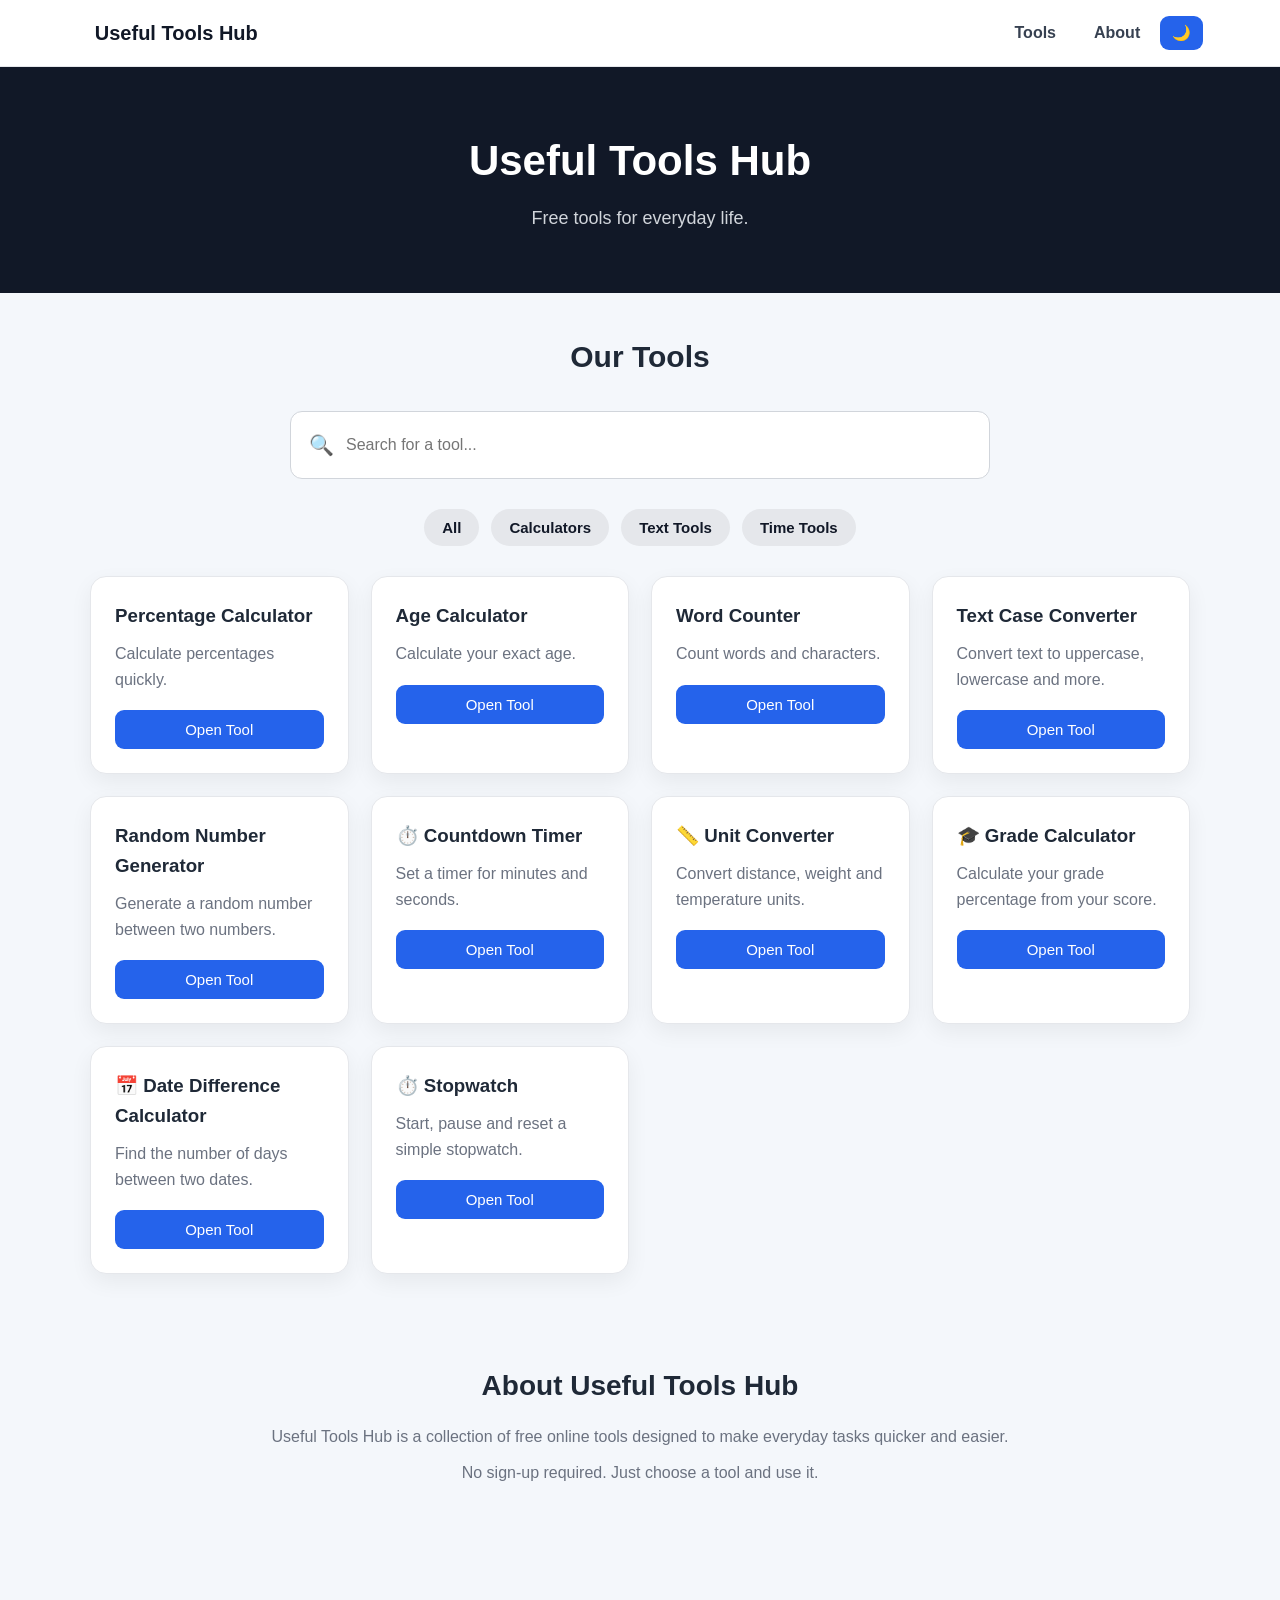
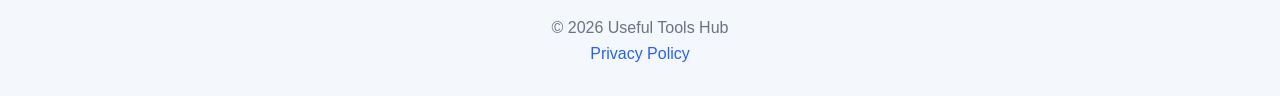
<file: index.html>
<!DOCTYPE html>
<html lang="en">
<head>
    <meta charset="UTF-8">
    <meta name="viewport" content="width=device-width, initial-scale=1.0">
    <title>Useful Tools Hub</title>
    <link rel="icon" type="image/svg+xml" href="favicon.svg">
    <link rel="stylesheet" href="style.css">
</head>

<body>
    <nav>
    <a class="nav-logo" href="index.html">Useful Tools Hub</a>

    <div class="nav-links">
        <a href="#tools">Tools</a>
        <a href="#about">About</a>
        <button onclick="toggleDarkMode()">🌙</button>
    </div>
</nav>

    <header>
        <h1>Useful Tools Hub</h1>
        <p>Free tools for everyday life.</p>
    </header>

    <main>
        <h2>Our Tools</h2>
        <div class="search-box">
    <span>🔍</span>
    <input
        type="text"
        id="toolSearch"
        placeholder="Search for a tool..."
        onkeyup="searchTools()"
    >
</div>
<div class="categories">
    <button onclick="filterTools('all')">All</button>
    <button onclick="filterTools('calculator')">Calculators</button>
    <button onclick="filterTools('text')">Text Tools</button>
    <button onclick="filterTools('time')">Time Tools</button>
</div>
        <div class="tools" id="tools">
            <div class="tool">
                <h3>Percentage Calculator</h3>
                <p>Calculate percentages quickly.</p>
                <a href="tools/percentage.html">
    <button>Open Tool</button>
</a>
            </div>

            <div class="tool">
                <h3>Age Calculator</h3>
                <p>Calculate your exact age.</p>
                <a href="tools/age.html">
    <button>Open Tool</button>
</a>
            </div>

            <div class="tool" data-category="text">
                <h3>Word Counter</h3>
                <p>Count words and characters.</p>
                <a href="tools/word-counter.html">
    <button>Open Tool</button>
</a>
 </div>
 <div class="tool" data-category="text">
    <h3>Text Case Converter</h3>
    <p>Convert text to uppercase, lowercase and more.</p>

    <a href="tools/case-converter.html">
        <button>Open Tool</button>
    </a>
</div>
<div class="tool" data-category="calculator">
    <h3>Random Number Generator</h3>
    <p>Generate a random number between two numbers.</p>

    <a href="tools/random-number.html">
        <button>Open Tool</button>
    </a>
</div>
<div class="tool" data-category="time">
    <h3>⏱️ Countdown Timer</h3>
    <p>Set a timer for minutes and seconds.</p>

    <a href="tools/countdown.html">
        <button>Open Tool</button>
    </a>
</div>
<div class="tool" data-category="calculator">
    <h3>📏 Unit Converter</h3>
    <p>Convert distance, weight and temperature units.</p>

    <a href="tools/unit-converter.html">
        <button>Open Tool</button>
    </a>
</div>
<div class="tool" data-category="calculator">
    <h3>🎓 Grade Calculator</h3>
    <p>Calculate your grade percentage from your score.</p>

    <a href="tools/grade-calculator.html">
        <button>Open Tool</button>
    </a>
</div>
<div class="tool" data-category="time">
    <h3>📅 Date Difference Calculator</h3>
    <p>Find the number of days between two dates.</p>

    <a href="tools/date-calculator.html">
        <button>Open Tool</button>
    </a>
</div>
<div class="tool" data-category="time">
    <h3>⏱️ Stopwatch</h3>
    <p>Start, pause and reset a simple stopwatch.</p>

    <a href="tools/stopwatch.html">
        <button>Open Tool</button>
    </a>
</div>
</div>
    </main>
<section id="about" class="about">
    <h2>About Useful Tools Hub</h2>

    <p>
        Useful Tools Hub is a collection of free online tools
        designed to make everyday tasks quicker and easier.
    </p>

    <p>
        No sign-up required. Just choose a tool and use it.
    </p>
</section>
    <footer>
        <p>© 2026 Useful Tools Hub</p>
        <a href="privacy.html">Privacy Policy</a>
    </footer>

    <script src="script.js"></script>
</body>
</html>
</file>
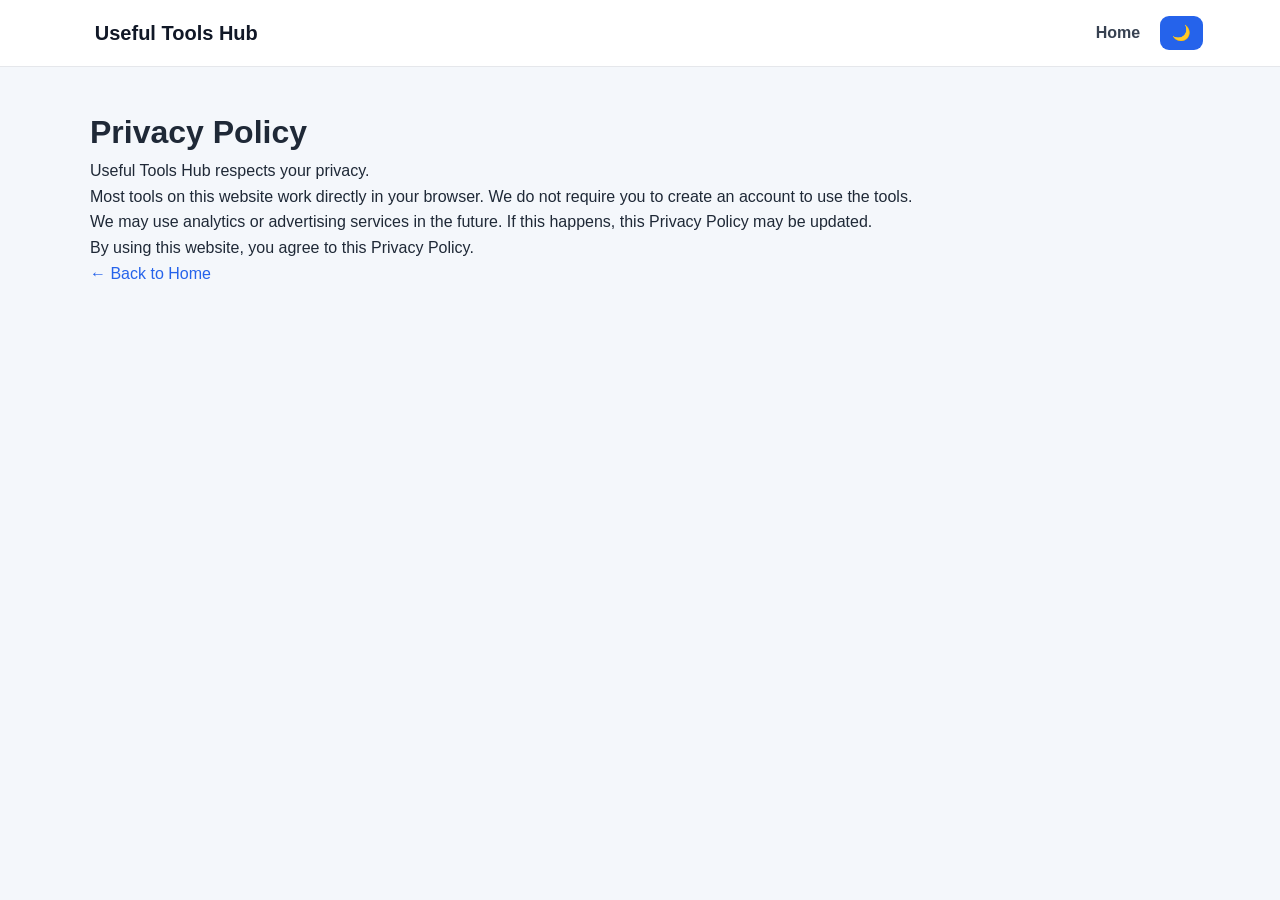
<file: privacy.html>
<!DOCTYPE html>
<html lang="en">
<head>
    <meta charset="UTF-8">
    <meta name="viewport" content="width=device-width, initial-scale=1.0">
    <title>Privacy Policy - Useful Tools Hub</title>
    <link rel="stylesheet" href="style.css">
</head>

<body>

    <nav>
        <a class="nav-logo" href="index.html">Useful Tools Hub</a>

        <div class="nav-links">
            <a href="index.html">Home</a>
            <button onclick="toggleDarkMode()">🌙</button>
        </div>
    </nav>

    <main class="privacy-page">
        <h1>Privacy Policy</h1>

        <p>
            Useful Tools Hub respects your privacy.
        </p>

        <p>
            Most tools on this website work directly in your browser.
            We do not require you to create an account to use the tools.
        </p>

        <p>
            We may use analytics or advertising services in the future.
            If this happens, this Privacy Policy may be updated.
        </p>

        <p>
            By using this website, you agree to this Privacy Policy.
        </p>

        <a href="index.html">← Back to Home</a>
    </main>

    <script src="script.js"></script>

</body>
</html>
</file>
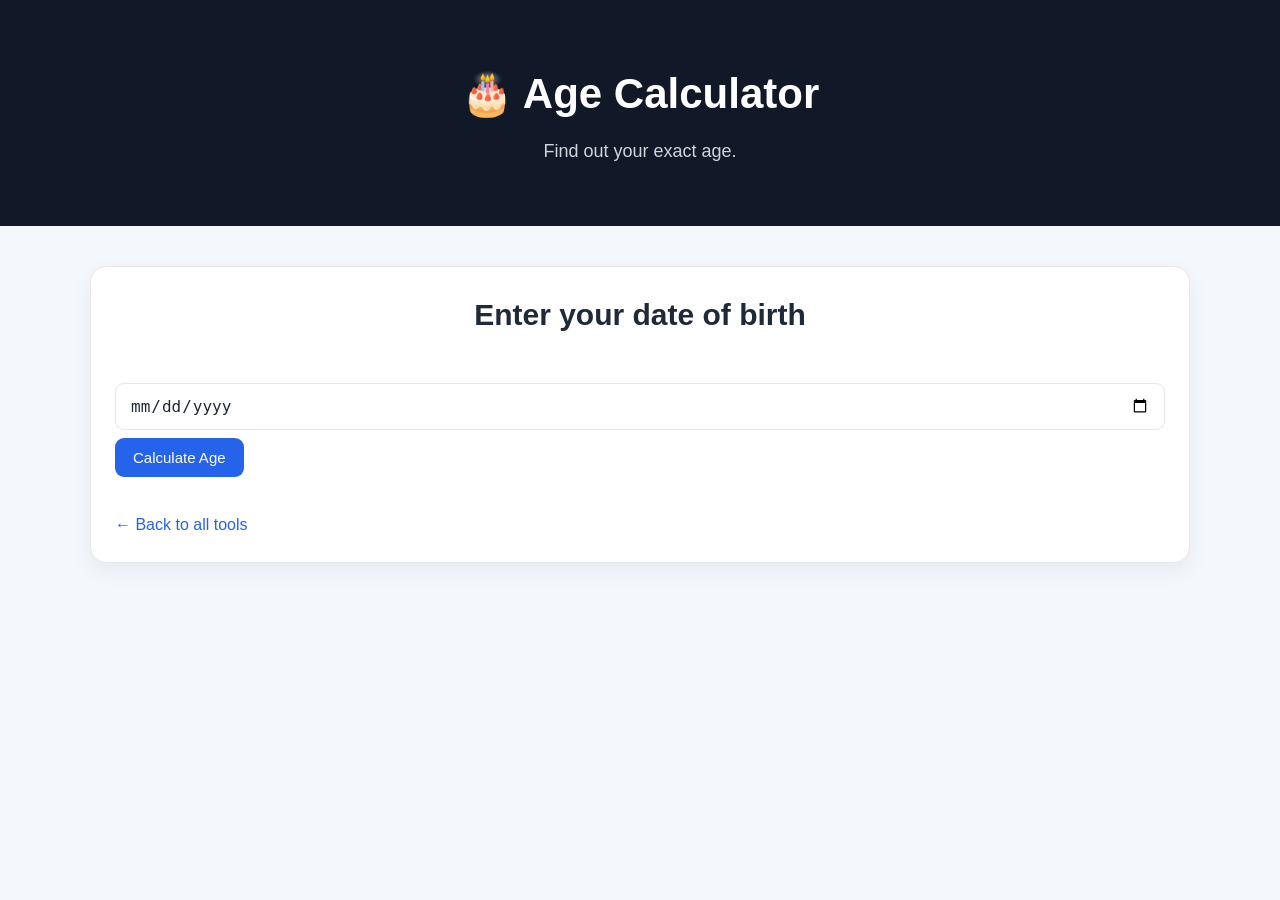
<file: tools/age.html>
<!DOCTYPE html>
<html lang="en">
<head>
    <meta charset="UTF-8">
    <meta name="viewport" content="width=device-width, initial-scale=1.0">
    <title>Age Calculator | Useful Tools Hub</title>
    <link rel="stylesheet" href="../style.css">
</head>

<body>

<header>
    <h1>🎂 Age Calculator</h1>
    <p>Find out your exact age.</p>
</header>

<main>
    <div class="tool">

        <h2>Enter your date of birth</h2>

        <br>

        <input type="date" id="birthdate">

        <button onclick="calculateAge()">
            Calculate Age
        </button>

        <h2 id="result"></h2>

        <br>

        <a href="../index.html">← Back to all tools</a>

    </div>
</main>

<script>
function calculateAge() {

    const birthInput =
        document.getElementById("birthdate").value;

    if (!birthInput) {
        document.getElementById("result").textContent =
            "Please enter your date of birth.";
        return;
    }

    const birthDate = new Date(birthInput + "T00:00:00");
    const today = new Date();

    if (birthDate > today) {
        document.getElementById("result").textContent =
            "Please enter a valid date of birth.";
        return;
    }

    let years =
        today.getFullYear() - birthDate.getFullYear();

    let months =
        today.getMonth() - birthDate.getMonth();

    let days =
        today.getDate() - birthDate.getDate();

    if (days < 0) {
        months--;

        const previousMonth =
            new Date(today.getFullYear(), today.getMonth(), 0);

        days += previousMonth.getDate();
    }

    if (months < 0) {
        years--;
        months += 12;
    }

    document.getElementById("result").textContent =
        `You are ${years} years, ${months} months and ${days} days old.`;
}
</script>

</body>
</html>
</file>
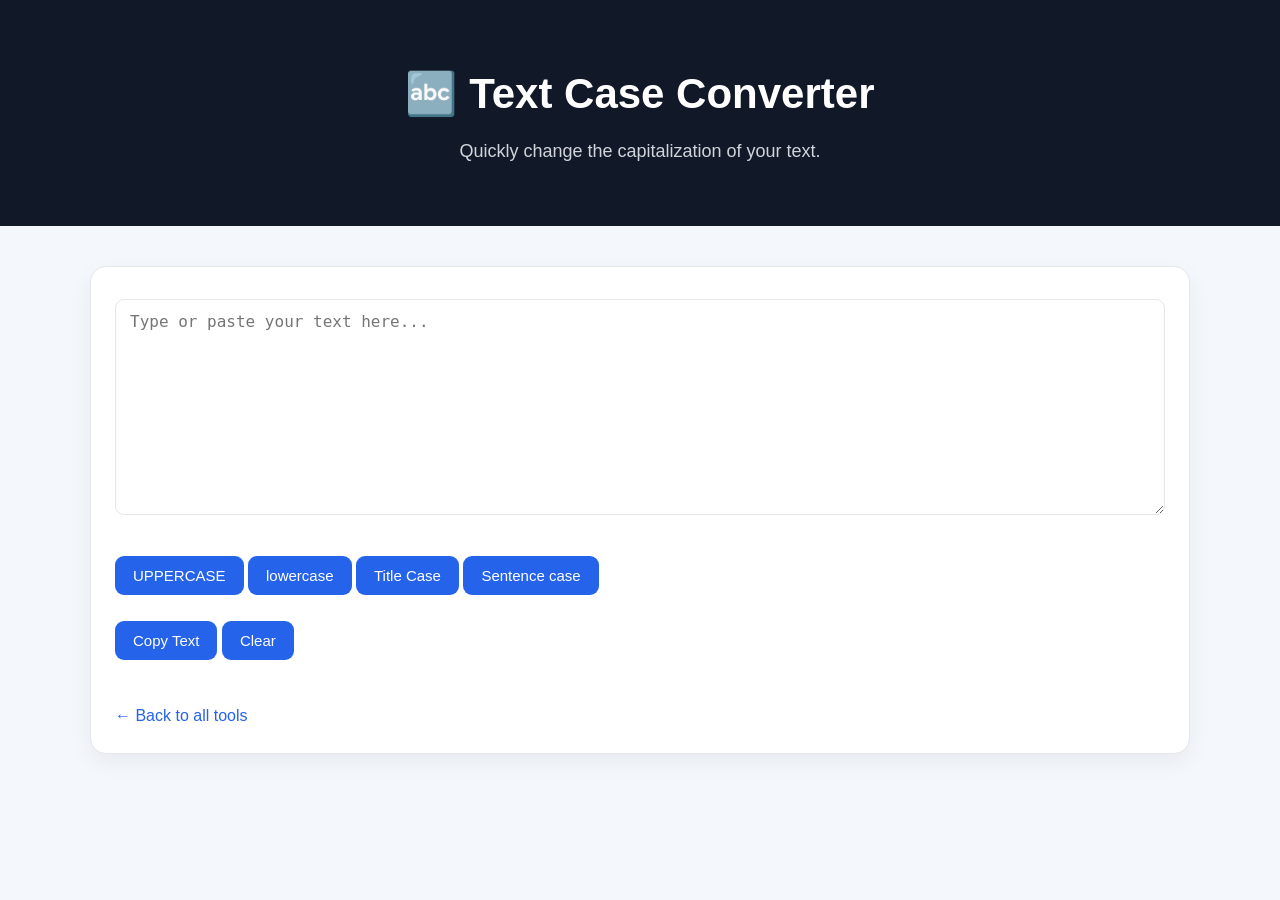
<file: tools/case-converter.html>
<!DOCTYPE html>
<html lang="en">
<head>
    <meta charset="UTF-8">
    <meta name="viewport" content="width=device-width, initial-scale=1.0">
    <title>Text Case Converter | Useful Tools Hub</title>
    <link rel="stylesheet" href="../style.css">
</head>

<body>

<header>
    <h1>🔤 Text Case Converter</h1>
    <p>Quickly change the capitalization of your text.</p>
</header>

<main>
    <div class="tool">

        <textarea
            id="text"
            rows="10"
            placeholder="Type or paste your text here..."
        ></textarea>

        <br><br>

        <button onclick="upperCase()">UPPERCASE</button>
        <button onclick="lowerCase()">lowercase</button>
        <button onclick="titleCase()">Title Case</button>
        <button onclick="sentenceCase()">Sentence case</button>

        <br><br>

        <button onclick="copyText()">Copy Text</button>
        <button onclick="clearText()">Clear</button>

        <br><br>

        <p id="message"></p>

        <a href="../index.html">← Back to all tools</a>

    </div>
</main>

<script>

function upperCase() {
    const box = document.getElementById("text");
    box.value = box.value.toUpperCase();
}

function lowerCase() {
    const box = document.getElementById("text");
    box.value = box.value.toLowerCase();
}

function titleCase() {
    const box = document.getElementById("text");

    box.value = box.value
        .toLowerCase()
        .replace(/\b\w/g, letter => letter.toUpperCase());
}

function sentenceCase() {
    const box = document.getElementById("text");
    const text = box.value.toLowerCase();

    box.value = text.replace(
        /(^\s*\w|[.!?]\s+\w)/g,
        letter => letter.toUpperCase()
    );
}

function clearText() {
    document.getElementById("text").value = "";
    document.getElementById("message").textContent = "";
}

function copyText() {
    const text = document.getElementById("text").value;

    navigator.clipboard.writeText(text);

    document.getElementById("message").textContent =
        "✓ Text copied!";
}

</script>

</body>
</html>
</file>
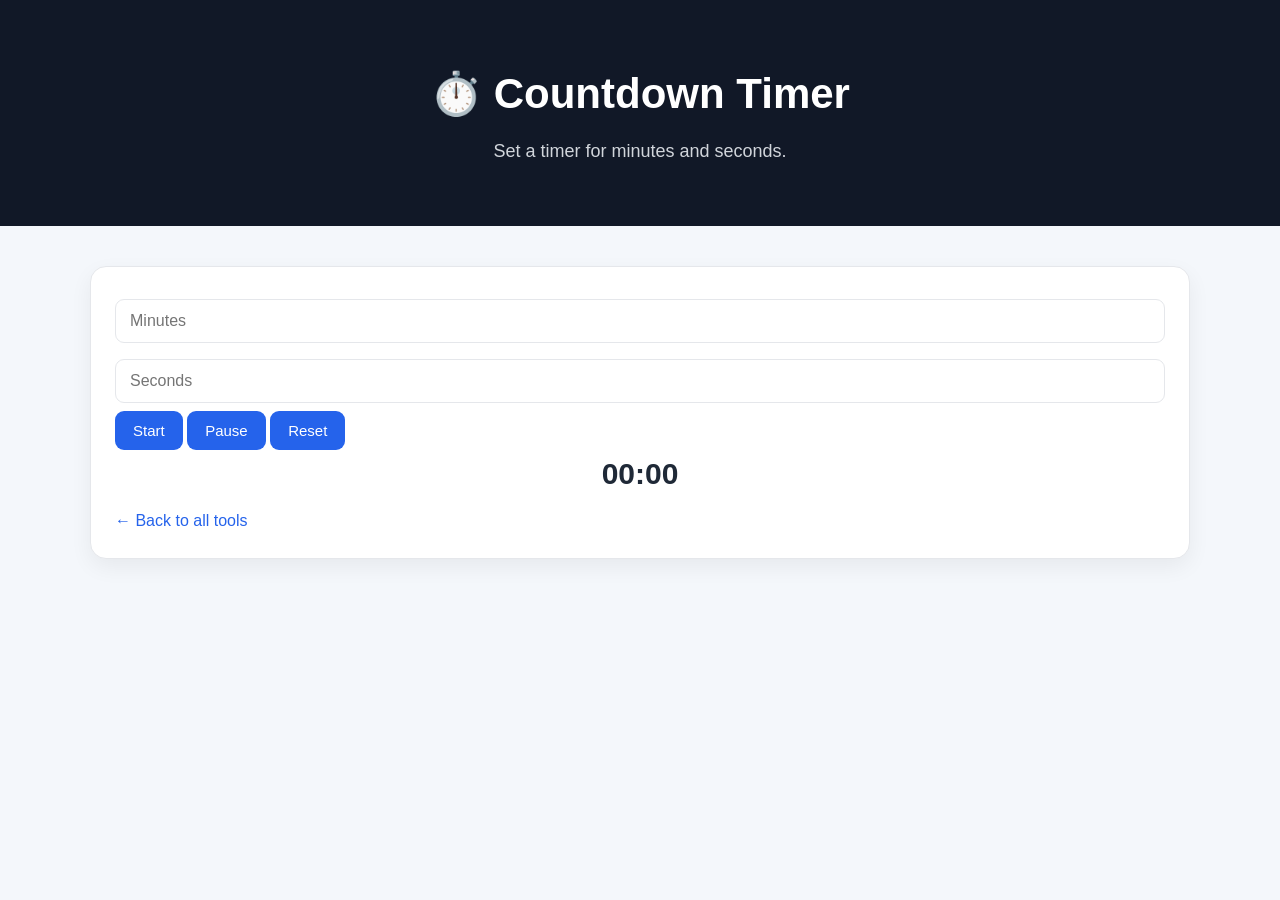
<file: tools/countdown.html>
<!DOCTYPE html>
<html lang="en">
<head>
    <meta charset="UTF-8">
    <meta name="viewport" content="width=device-width, initial-scale=1.0">
    <title>Countdown Timer | Useful Tools Hub</title>
    <link rel="stylesheet" href="../style.css">
</head>

<body>

<header>
    <h1>⏱️ Countdown Timer</h1>
    <p>Set a timer for minutes and seconds.</p>
</header>

<main>
    <div class="tool">

        <input id="minutes" type="number" min="0" placeholder="Minutes">

        <input id="seconds" type="number" min="0" max="59" placeholder="Seconds">

        <button onclick="startTimer()">Start</button>
        <button onclick="pauseTimer()">Pause</button>
        <button onclick="resetTimer()">Reset</button>

        <h2 id="display">00:00</h2>

        <a href="../index.html">← Back to all tools</a>

    </div>
</main>

<script>
let timer;
let timeLeft = 0;

function startTimer() {
    if (timeLeft <= 0) {
        const minutes = Number(document.getElementById("minutes").value) || 0;
        const seconds = Number(document.getElementById("seconds").value) || 0;

        timeLeft = (minutes * 60) + seconds;
    }

    if (timeLeft <= 0) {
        return;
    }

    clearInterval(timer);

    updateDisplay();

    timer = setInterval(function() {

        timeLeft--;

        updateDisplay();

        if (timeLeft <= 0) {
            clearInterval(timer);
            timeLeft = 0;
            updateDisplay();
        }
    }, 1000);
}

function pauseTimer() {
    clearInterval(timer);
}

function resetTimer() {
    clearInterval(timer);
    timeLeft = 0;

    document.getElementById("minutes").value = "";
    document.getElementById("seconds").value = "";

    updateDisplay();
}

function updateDisplay() {
    const minutes = Math.floor(timeLeft / 60);
    const seconds = timeLeft % 60;

    document.getElementById("display").textContent =
        String(minutes).padStart(2, "0") +
        ":" +
        String(seconds).padStart(2, "0");
}
</script>

</body>
</html>
</file>
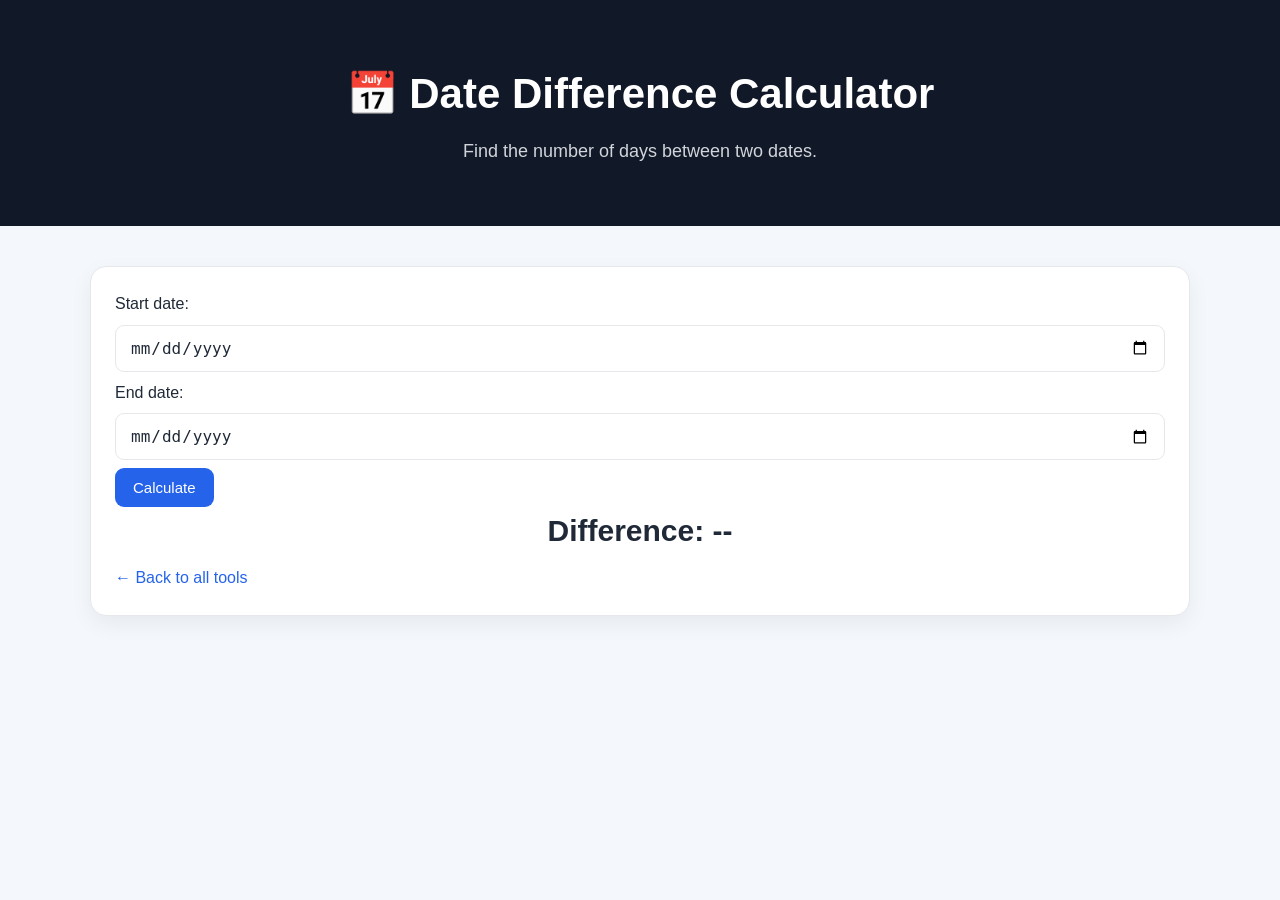
<file: tools/date-calculator.html>
<!DOCTYPE html>
<html lang="en">

<head>
    <meta charset="UTF-8">
    <meta name="viewport" content="width=device-width, initial-scale=1.0">
    <title>Date Calculator | Useful Tools Hub</title>
    <link rel="stylesheet" href="../style.css">
</head>

<body>

<header>
    <h1>📅 Date Difference Calculator</h1>
    <p>Find the number of days between two dates.</p>
</header>

<main>
    <div class="tool">

        <label for="startDate">Start date:</label>
        <input type="date" id="startDate">

        <label for="endDate">End date:</label>
        <input type="date" id="endDate">

        <button onclick="calculateDays()">Calculate</button>

        <h2 id="result">Difference: --</h2>

        <a href="../index.html">← Back to all tools</a>

    </div>
</main>

<script>

function calculateDays() {
    const startInput = document.getElementById("startDate").value;
    const endInput = document.getElementById("endDate").value;

    if (!startInput || !endInput) {
        document.getElementById("result").textContent =
            "Please choose both dates.";
        return;
    }

    const start = new Date(startInput + "T00:00:00");
    const end = new Date(endInput + "T00:00:00");

    const difference = Math.abs(end - start);

    const days = Math.round(
        difference / (1000 * 60 * 60 * 24)
    );

    document.getElementById("result").textContent =
        "Difference: " + days + " days";
}

</script>

</body>
</html>
</file>
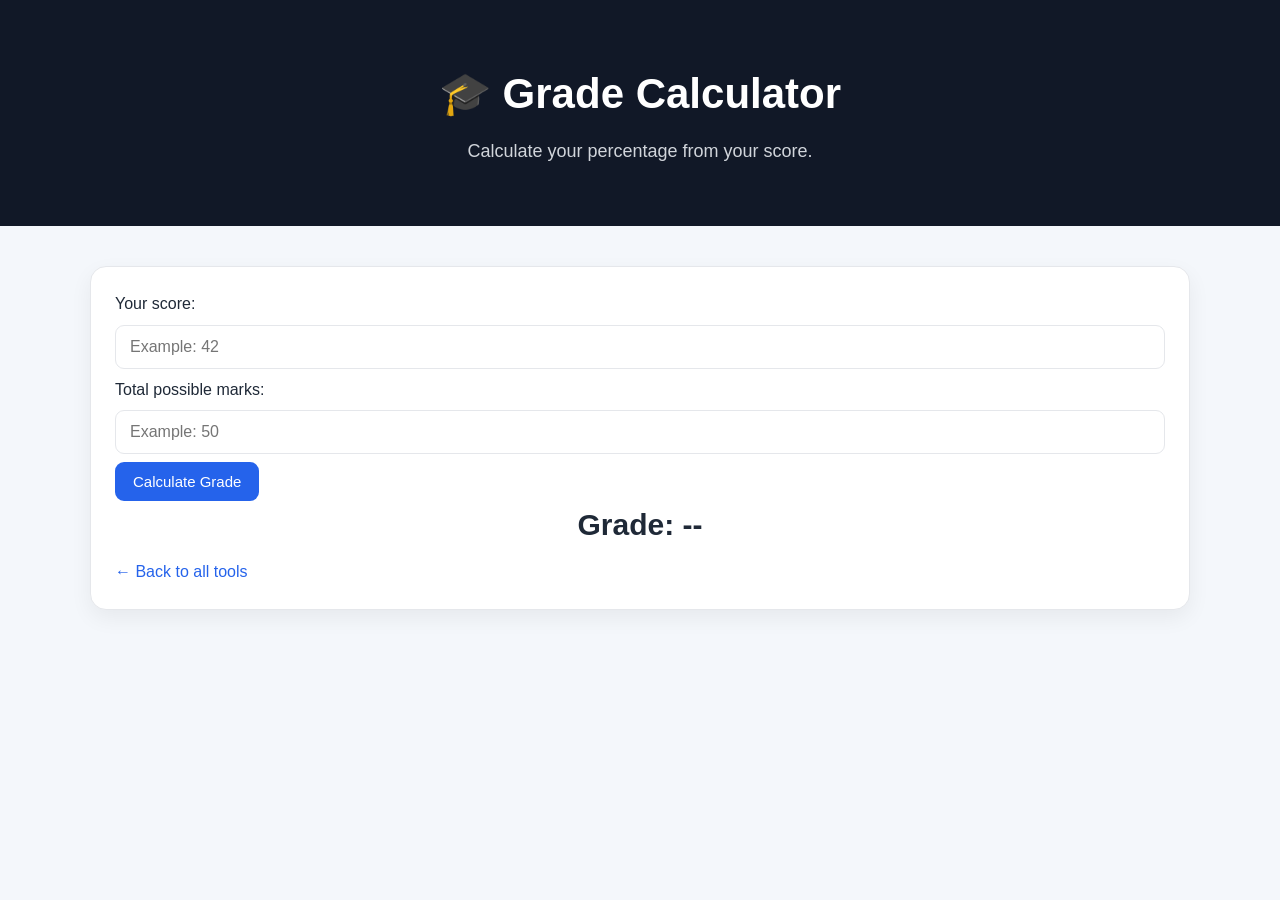
<file: tools/grade-calculator.html>
<!DOCTYPE html>
<html lang="en">

<head>
    <meta charset="UTF-8">
    <meta name="viewport" content="width=device-width, initial-scale=1.0">
    <title>Grade Calculator | Useful Tools Hub</title>
    <link rel="stylesheet" href="../style.css">
</head>

<body>

<header>
    <h1>🎓 Grade Calculator</h1>
    <p>Calculate your percentage from your score.</p>
</header>

<main>
    <div class="tool">

        <label for="score">Your score:</label>
        <input
            type="number"
            id="score"
            placeholder="Example: 42"
        >

        <label for="total">Total possible marks:</label>
        <input
            type="number"
            id="total"
            placeholder="Example: 50"
        >

        <button onclick="calculateGrade()">Calculate Grade</button>

        <h2 id="result">Grade: --</h2>

        <a href="../index.html">← Back to all tools</a>

    </div>
</main>

<script>

function calculateGrade() {

    const score = Number(document.getElementById("score").value);
    const total = Number(document.getElementById("total").value);

    if (total <= 0) {
        document.getElementById("result").textContent =
            "Please enter a valid total.";
        return;
    }

    const percentage = (score / total) * 100;

    document.getElementById("result").textContent =
        "Grade: " + percentage.toFixed(1) + "%";
}

</script>

</body>
</html>
</file>
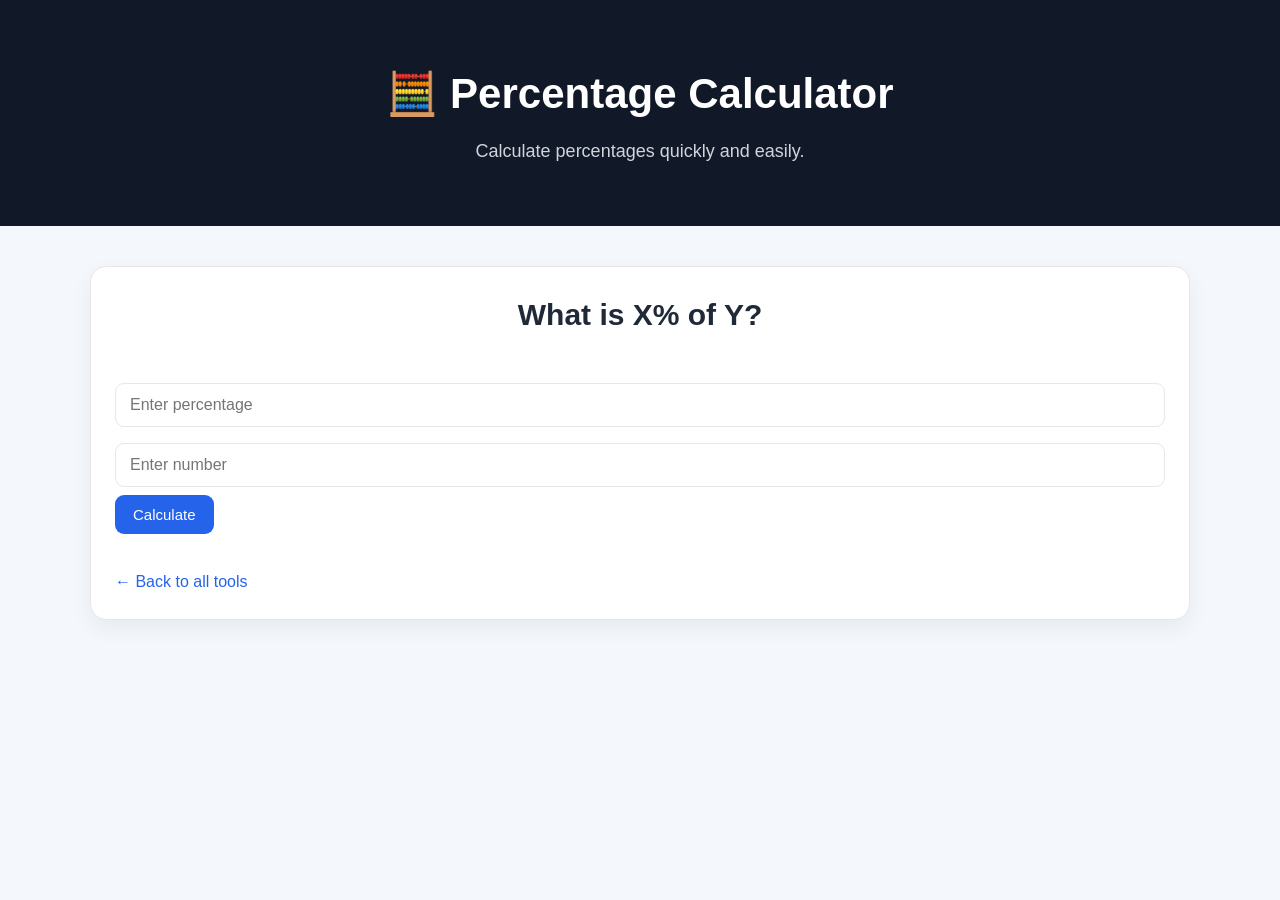
<file: tools/percentage.html>
<!DOCTYPE html>
<html lang="en">
<head>
    <meta charset="UTF-8">
    <meta name="viewport" content="width=device-width, initial-scale=1.0">
    <title>Percentage Calculator | Useful Tools Hub</title>
    <link rel="stylesheet" href="../style.css">
</head>

<body>

<header>
    <h1>🧮 Percentage Calculator</h1>
    <p>Calculate percentages quickly and easily.</p>
</header>

<main>
    <div class="tool">
        <h2>What is X% of Y?</h2>

        <br>

        <input
            id="percentage"
            type="number"
            placeholder="Enter percentage"
        >

        <input
            id="number"
            type="number"
            placeholder="Enter number"
        >

        <button onclick="calculatePercentage()">
            Calculate
        </button>

        <h2 id="result"></h2>

        <br>

        <a href="../index.html">← Back to all tools</a>
    </div>
</main>

<script>
function calculatePercentage() {
    const percentage =
        Number(document.getElementById("percentage").value);

    const number =
        Number(document.getElementById("number").value);

    const answer = (percentage / 100) * number;

    document.getElementById("result").textContent =
        "Answer: " + answer;
}
</script>

</body>
</html>
</file>
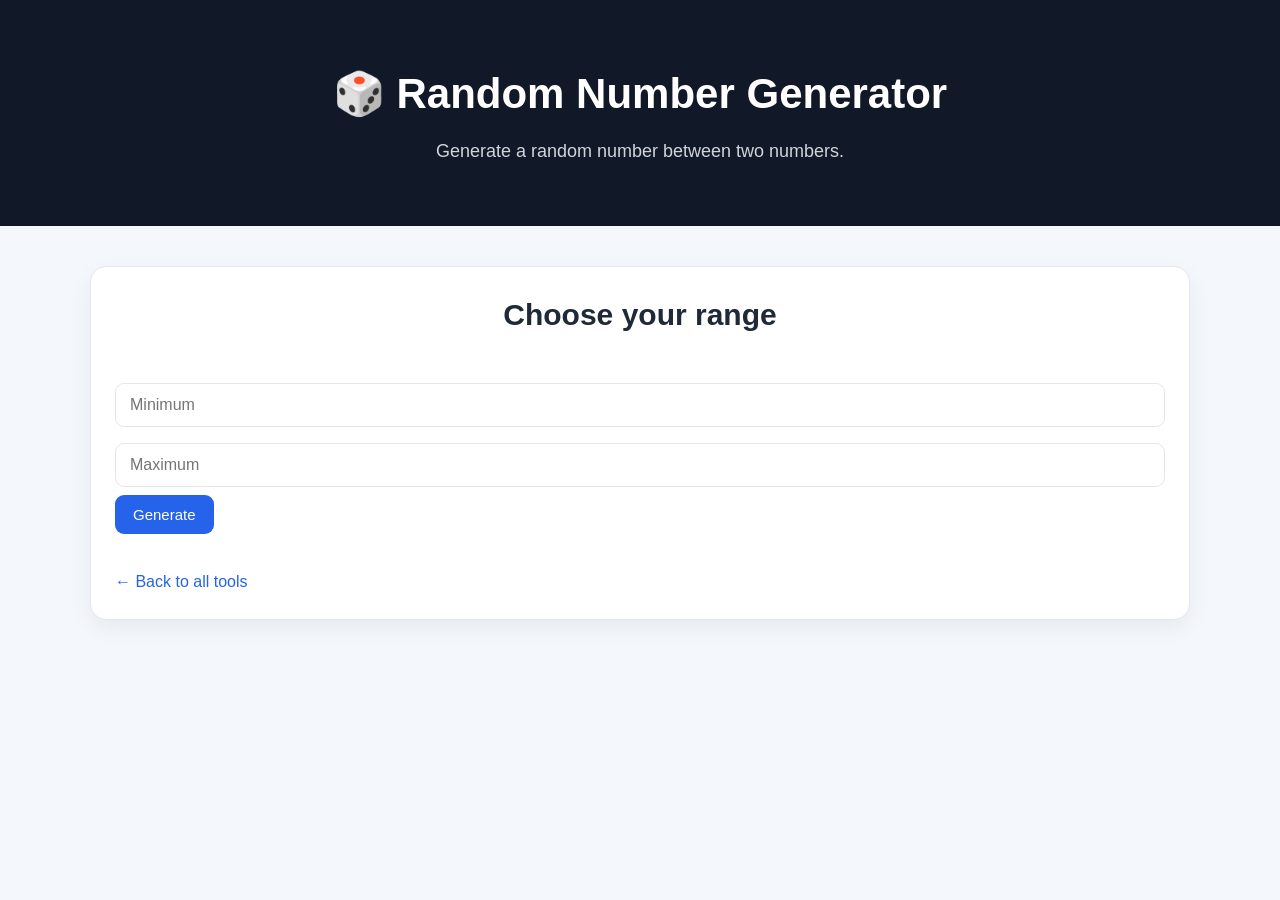
<file: tools/random-number.html>
<!DOCTYPE html>
<html lang="en">
<head>
    <meta charset="UTF-8">
    <meta name="viewport" content="width=device-width, initial-scale=1.0">
    <title>Random Number Generator | Useful Tools Hub</title>
    <link rel="stylesheet" href="../style.css">
</head>

<body>

<header>
    <h1>🎲 Random Number Generator</h1>
    <p>Generate a random number between two numbers.</p>
</header>

<main>
    <div class="tool">

        <h2>Choose your range</h2>

        <br>

        <input id="minimum" type="number" placeholder="Minimum">

        <input id="maximum" type="number" placeholder="Maximum">

        <button onclick="generateNumber()">Generate</button>

        <h2 id="result"></h2>

        <br>

        <a href="../index.html">← Back to all tools</a>

    </div>
</main>

<script>
function generateNumber() {

    const min = Math.ceil(
        Number(document.getElementById("minimum").value)
    );

    const max = Math.floor(
        Number(document.getElementById("maximum").value)
    );

    if (min > max) {
        document.getElementById("result").textContent =
            "Minimum must be smaller than maximum.";
        return;
    }

    const randomNumber =
        Math.floor(Math.random() * (max - min + 1)) + min;

    document.getElementById("result").textContent =
        "Random Number: " + randomNumber;
}
</script>

</body>
</html>
</file>
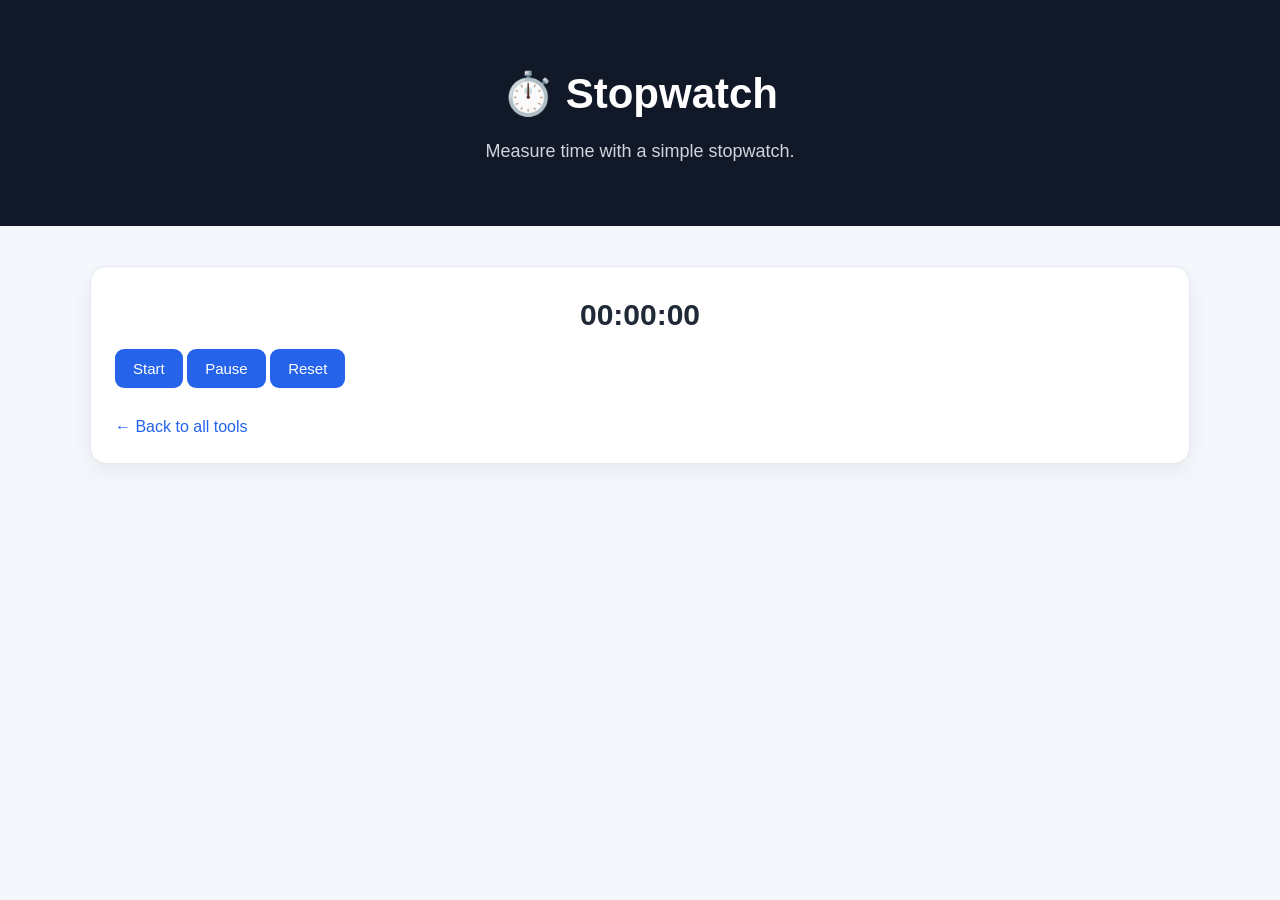
<file: tools/stopwatch.html>
<!DOCTYPE html>
<html lang="en">

<head>
    <meta charset="UTF-8">
    <meta name="viewport" content="width=device-width, initial-scale=1.0">
    <title>Stopwatch | Useful Tools Hub</title>
    <link rel="stylesheet" href="../style.css">
</head>

<body>

<header>
    <h1>⏱️ Stopwatch</h1>
    <p>Measure time with a simple stopwatch.</p>
</header>

<main>
    <div class="tool">

        <h2 id="display">00:00:00</h2>

        <button onclick="startStopwatch()">Start</button>
        <button onclick="pauseStopwatch()">Pause</button>
        <button onclick="resetStopwatch()">Reset</button>

        <br><br>

        <a href="../index.html">← Back to all tools</a>

    </div>
</main>

<script>

let seconds = 0;
let stopwatch = null;

function startStopwatch() {

    if (stopwatch !== null) {
        return;
    }

    stopwatch = setInterval(function() {
        seconds++;
        updateDisplay();
    }, 1000);
}

function pauseStopwatch() {
    clearInterval(stopwatch);
    stopwatch = null;
}

function resetStopwatch() {
    clearInterval(stopwatch);
    stopwatch = null;
    seconds = 0;
    updateDisplay();
}

function updateDisplay() {

    const hours = Math.floor(seconds / 3600);
    const minutes = Math.floor((seconds % 3600) / 60);
    const secs = seconds % 60;

    document.getElementById("display").textContent =
        String(hours).padStart(2, "0") + ":" +
        String(minutes).padStart(2, "0") + ":" +
        String(secs).padStart(2, "0");
}

</script>

</body>
</html>
</file>
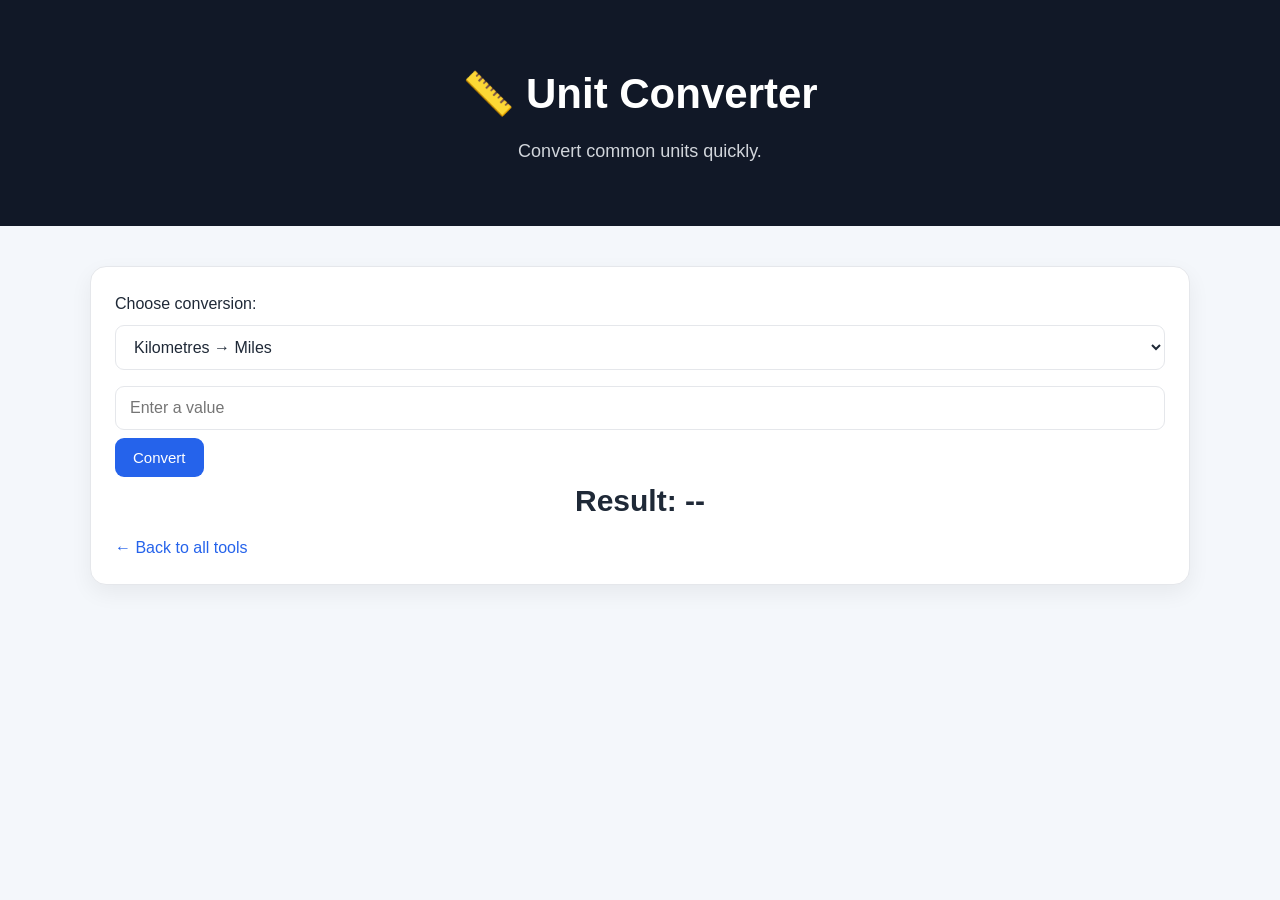
<file: tools/unit-converter.html>
<!DOCTYPE html>
<html lang="en">

<head>
    <meta charset="UTF-8">
    <meta name="viewport" content="width=device-width, initial-scale=1.0">
    <title>Unit Converter | Useful Tools Hub</title>
    <link rel="stylesheet" href="../style.css">
</head>

<body>

<header>
    <h1>📏 Unit Converter</h1>
    <p>Convert common units quickly.</p>
</header>

<main>
    <div class="tool">

        <label for="conversion">Choose conversion:</label>

        <select id="conversion">
            <option value="km-miles">Kilometres → Miles</option>
            <option value="miles-km">Miles → Kilometres</option>
            <option value="kg-lb">Kilograms → Pounds</option>
            <option value="lb-kg">Pounds → Kilograms</option>
            <option value="c-f">Celsius → Fahrenheit</option>
            <option value="f-c">Fahrenheit → Celsius</option>
        </select>

        <input
            type="number"
            id="value"
            placeholder="Enter a value"
        >

        <button onclick="convertUnit()">Convert</button>

        <h2 id="result">Result: --</h2>

        <a href="../index.html">← Back to all tools</a>

    </div>
</main>

<script>
function convertUnit() {
    const conversion = document.getElementById("conversion").value;
    const input = document.getElementById("value").value;

    if (input === "") {
        document.getElementById("result").textContent =
            "Please enter a value.";
        return;
    }

    const value = Number(input);
    let result;

    if (conversion === "km-miles") {
        result = value * 0.621371;
    } else if (conversion === "miles-km") {
        result = value * 1.60934;
    } else if (conversion === "kg-lb") {
        result = value * 2.20462;
    } else if (conversion === "lb-kg") {
        result = value / 2.20462;
    } else if (conversion === "c-f") {
        result = (value * 9 / 5) + 32;
    } else if (conversion === "f-c") {
        result = (value - 32) * 5 / 9;
    }

    document.getElementById("result").textContent =
        "Result: " + result.toFixed(2);
}
</script>

</body>
</html>
</file>
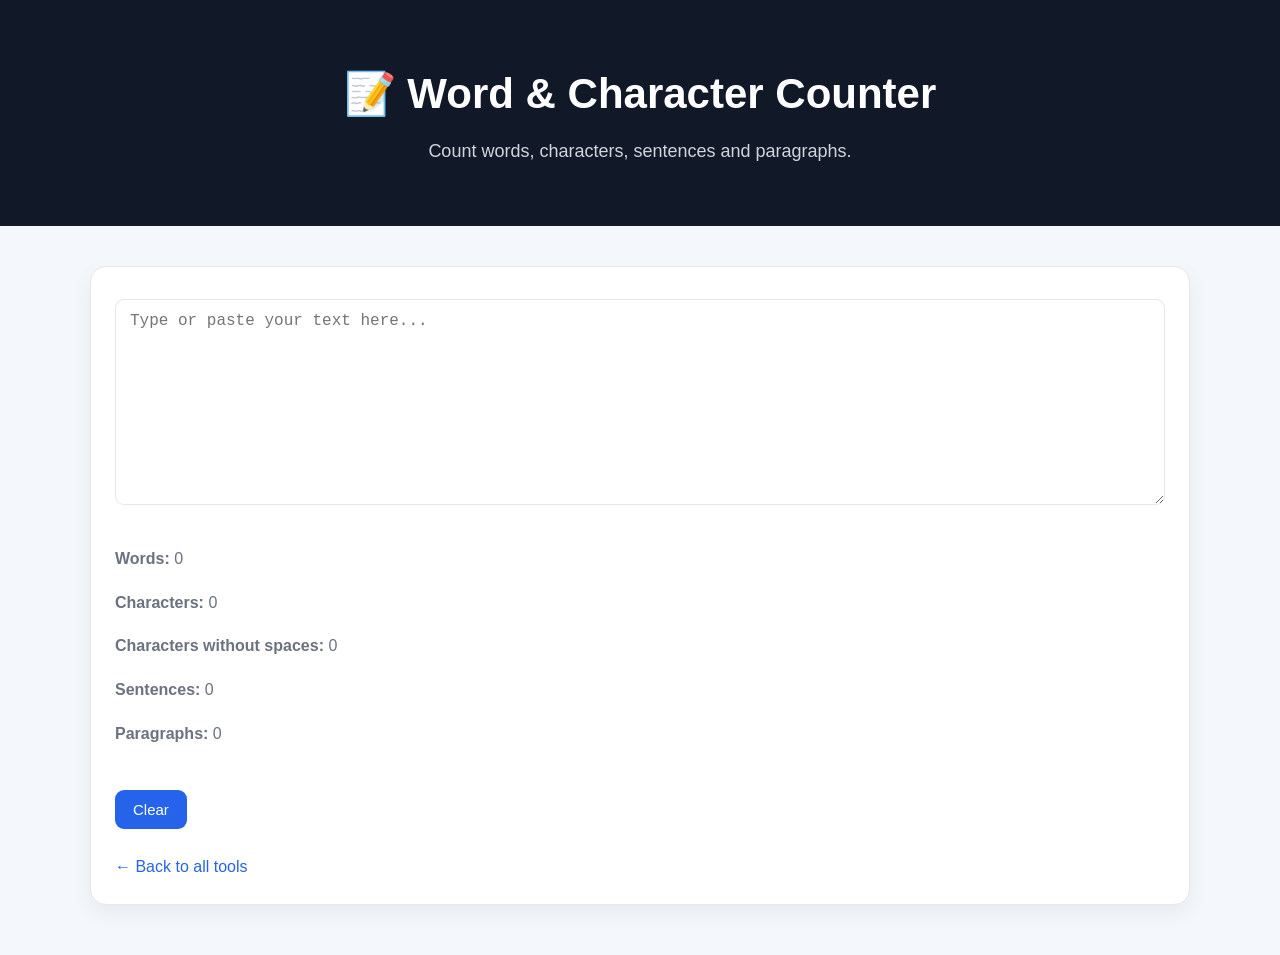
<file: tools/word-counter.html>
<!DOCTYPE html>
<html lang="en">
<head>
    <meta charset="UTF-8">
    <meta name="viewport" content="width=device-width, initial-scale=1.0">
    <title>Word Counter | Useful Tools Hub</title>
    <link rel="stylesheet" href="../style.css">
</head>

<body>

<header>
    <h1>📝 Word & Character Counter</h1>
    <p>Count words, characters, sentences and paragraphs.</p>
</header>

<main>
    <div class="tool">

        <textarea
            id="text"
            rows="10"
            placeholder="Type or paste your text here..."
            oninput="countText()"
        ></textarea>

        <br><br>

        <p><strong>Words:</strong> <span id="words">0</span></p>
        <p><strong>Characters:</strong> <span id="characters">0</span></p>
        <p><strong>Characters without spaces:</strong> <span id="charactersNoSpaces">0</span></p>
        <p><strong>Sentences:</strong> <span id="sentences">0</span></p>
        <p><strong>Paragraphs:</strong> <span id="paragraphs">0</span></p>

        <br>

        <button onclick="clearText()">Clear</button>

        <br><br>

        <a href="../index.html">← Back to all tools</a>

    </div>
</main>

<script>
function countText() {
    const text = document.getElementById("text").value;

    const trimmedText = text.trim();

    const words = trimmedText
        ? trimmedText.split(/\s+/).length
        : 0;

    const characters = text.length;

    const charactersNoSpaces =
        text.replace(/\s/g, "").length;

    const sentences = trimmedText
        ? (trimmedText.match(/[.!?]+(?=\s|$)/g) || []).length
        : 0;

    const paragraphs = trimmedText
        ? trimmedText.split(/\n\s*\n/).filter(p => p.trim()).length
        : 0;

    document.getElementById("words").textContent = words;
    document.getElementById("characters").textContent = characters;
    document.getElementById("charactersNoSpaces").textContent = charactersNoSpaces;
    document.getElementById("sentences").textContent = sentences;
    document.getElementById("paragraphs").textContent = paragraphs;
}

function clearText() {
    document.getElementById("text").value = "";
    countText();
}
</script>

</body>
</html>
</file>
<file: style.css>
* {
    box-sizing: border-box;
    margin: 0;
    padding: 0;
}

:root {
    --bg: #f4f7fb;
    --card: #ffffff;
    --text: #1f2937;
    --muted: #6b7280;
    --primary: #2563eb;
    --primary-dark: #1d4ed8;
    --border: #e5e7eb;
    --header: #111827;
}

body {
    font-family: Arial, Helvetica, sans-serif;
    background: var(--bg);
    color: var(--text);
    line-height: 1.6;
}

header {
    background: var(--header);
    color: white;
    text-align: center;
    padding: 60px 20px;
}

header h1 {
    font-size: 42px;
    margin-bottom: 10px;
}

header p {
    font-size: 18px;
    color: #d1d5db;
}

main {
    width: 90%;
    max-width: 1100px;
    margin: 40px auto;
}

main h2 {
    text-align: center;
    margin-bottom: 30px;
    font-size: 30px;
}

.tools {
    display: grid;
    grid-template-columns: repeat(auto-fit, minmax(240px, 1fr));
    gap: 22px;
}

.tool {
    background: var(--card);
    border: 1px solid var(--border);
    border-radius: 16px;
    padding: 24px;
    box-shadow: 0 8px 22px rgba(0, 0, 0, 0.06);
    transition: transform 0.2s ease, box-shadow 0.2s ease;
}

.tool:hover {
    transform: translateY(-4px);
    box-shadow: 0 12px 30px rgba(0, 0, 0, 0.1);
}

.tool h2,
.tool h3 {
    margin-bottom: 10px;
}

.tool p {
    color: var(--muted);
    margin-bottom: 18px;
}

button {
    border: none;
    background: var(--primary);
    color: white;
    padding: 11px 18px;
    border-radius: 9px;
    cursor: pointer;
    font-size: 15px;
    transition: background 0.2s ease, transform 0.1s ease;
}

button:hover {
    background: var(--primary-dark);
}

button:active {
    transform: scale(0.98);
}

input,
textarea,
select {
    width: 100%;
    padding: 12px 14px;
    margin: 8px 0;
    border: 1px solid var(--border);
    border-radius: 9px;
    font-size: 16px;
    background: white;
    color: var(--text);
}

textarea {
    resize: vertical;
}

input:focus,
textarea:focus,
select:focus {
    outline: 2px solid #93c5fd;
    border-color: var(--primary);
}

a {
    color: var(--primary);
    text-decoration: none;
}

a:hover {
    text-decoration: underline;
}

.tool a button {
    width: 100%;
}

footer {
    text-align: center;
    padding: 30px 20px;
    margin-top: 50px;
    color: var(--muted);
}

@media (max-width: 600px) {
    header {
        padding: 40px 15px;
    }

    header h1 {
        font-size: 32px;
    }

    header p {
        font-size: 16px;
    }

    main {
        width: 94%;
        margin: 25px auto;
    }

    .tool {
        padding: 20px;
    }

    button {
        width: 100%;
        margin-top: 6px;
    }
}
.dark-mode {
    background: #111827;
    color: white;
}

.dark-mode .tool {
    background: #1f2937;
    color: white;
    border-color: #374151;
}

.dark-mode .tool p {
    color: #d1d5db;
}

.dark-mode input,
.dark-mode textarea,
.dark-mode select {
    background: #1f2937;
    color: white;
    border-color: #4b5563;
}

.dark-mode footer {
    color: #d1d5db;
}
nav {
    display: flex;
    justify-content: space-between;
    align-items: center;
    padding: 16px 5%;
    background: white;
    border-bottom: 1px solid #e5e7eb;
}

nav a {
    font-weight: bold;
    margin-left: 18px;
}

.dark-mode nav {
    background: #1f2937;
    border-color: #374151;
}

.dark-mode nav a {
    color: white;
}
nav {
    display: flex;
    justify-content: space-between;
    align-items: center;
    padding: 16px 6%;
    background: white;
    border-bottom: 1px solid #e5e7eb;
    position: sticky;
    top: 0;
    z-index: 1000;
}

.nav-logo {
    font-size: 20px;
    font-weight: bold;
    color: #111827;
}

.nav-links {
    display: flex;
    align-items: center;
    gap: 20px;
}

.nav-links a {
    font-weight: bold;
    color: #374151;
}

.nav-links button {
    width: auto;
    margin: 0;
    padding: 8px 12px;
}

.dark-mode nav {
    background: #1f2937;
    border-color: #374151;
}

.dark-mode .nav-logo,
.dark-mode .nav-links a {
    color: white;
}

/* Search Box */
.search-box {
    display: flex;
    align-items: center;
    gap: 12px;
    max-width: 700px;
    margin: 25px auto 30px;
    padding: 0 18px;

    background: white;
    border: 1px solid #d1d5db;
    border-radius: 12px;
}

.search-box span {
    font-size: 20px;
}

.search-box input {
    width: 100%;
    padding: 16px 0;
    border: none;
    outline: none;
    background: transparent;
    font-size: 16px;
}

/* Dark Mode Search Box */
.dark-mode .search-box {
    background: #1f2937;
    border-color: #374151;
}

.dark-mode .search-box input {
    color: white;
}

.dark-mode .search-box input::placeholder {
    color: #9ca3af;
}

/* Category Buttons */
.categories {
    display: flex;
    justify-content: center;
    flex-wrap: wrap;
    gap: 12px;
    margin: 20px 0 30px;
}

.categories button {
    width: auto;
    padding: 10px 18px;
    border-radius: 999px;
    background: #e5e7eb;
    color: #111827;
    font-weight: bold;
}

.categories button:hover {
    background: #2563eb;
    color: white;
    transform: translateY(-2px);
}

/* Better Tool Card Hover */
.tool {
    transition: transform 0.2s ease, box-shadow 0.2s ease;
}

.tool:hover {
    transform: translateY(-6px);
    box-shadow: 0 14px 30px rgba(0, 0, 0, 0.12);
}

/* Dark Mode Category Buttons */
.dark-mode .categories button {
    background: #374151;
    color: white;
}

.dark-mode .categories button:hover {
    background: #2563eb;
}

.about {
    max-width: 800px;
    margin: 60px auto;
    padding: 30px;
    text-align: center;
}

.about h2 {
    margin-bottom: 15px;
    font-size: 28px;
}

.about p {
    color: #6b7280;
    margin-bottom: 10px;
}

.dark-mode .about p {
    color: #d1d5db;
}
</file>
